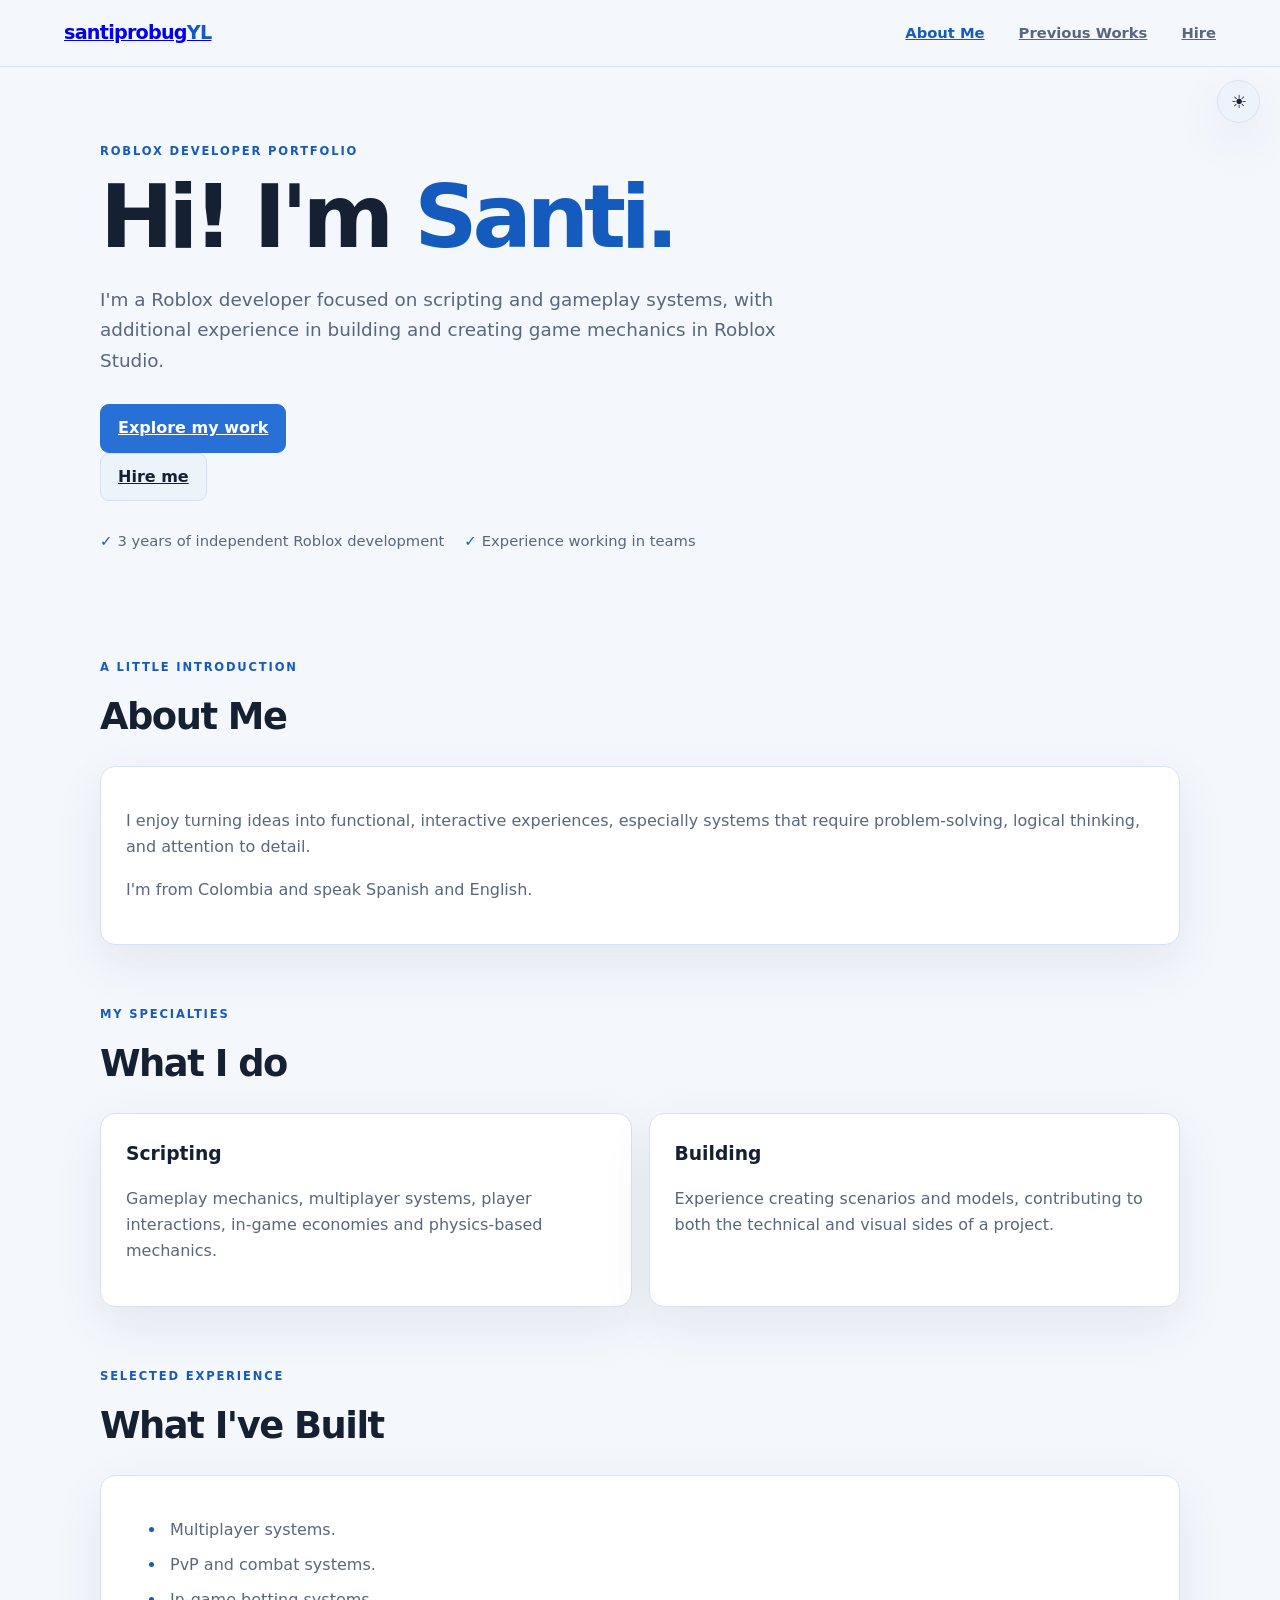
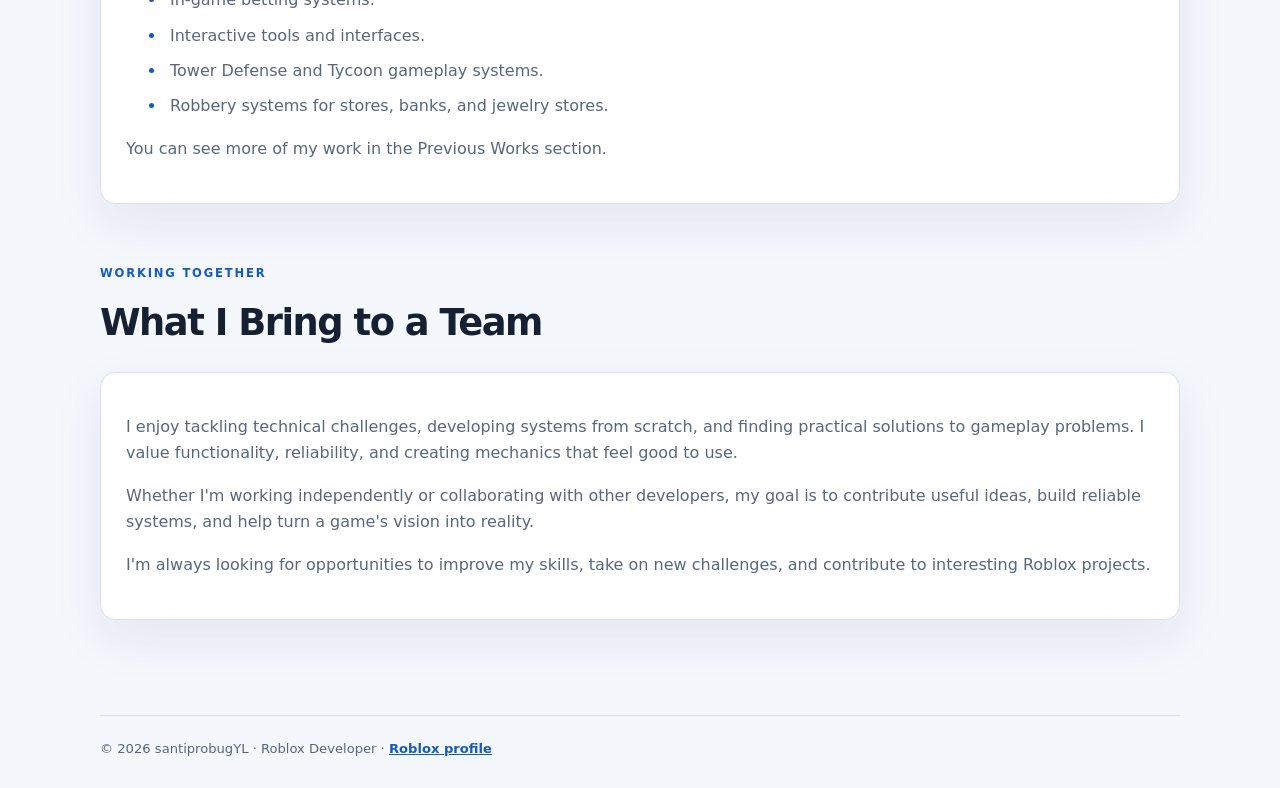
<file: index.html>
<!doctype html><html lang="en"><head><meta charset="utf-8"><meta name="viewport" content="width=device-width,initial-scale=1"><title>About Me | santiprobugYL</title>
<meta name="description" content="Roblox developer focused on scripting and gameplay systems, with experience in building and game mechanics.">
<meta property="og:type" content="website">
<meta property="og:site_name" content="santiprobugYL">
<meta property="og:title" content="About Me | santiprobugYL">
<meta property="og:description" content="Roblox developer focused on scripting and gameplay systems, with experience in building and game mechanics.">
<meta property="og:url" content="https://santiprobugyt.github.io/santiprobugyl-portfolio/">
<meta name="twitter:card" content="summary">
<meta property="og:image" content="https://santiprobugyt.github.io/santiprobugyl-portfolio/images/dev_profile.jpg">
<meta property="og:image:width" content="800">
<meta property="og:image:height" content="800">
<meta property="og:image:alt" content="santiprobugYL - Roblox developer profile image">
<meta name="twitter:image" content="https://santiprobugyt.github.io/santiprobugyl-portfolio/images/dev_profile.jpg">
<link rel="icon" href="favicon.png"><script>try{var t=localStorage.getItem("portfolio-theme")||(matchMedia("(prefers-color-scheme: light)").matches?"light":"dark");document.documentElement.dataset.theme=t}catch(e){}</script><link rel="stylesheet" href="style.css"><script src="script.js" defer></script></head><body>
<header><a class="brand" href="index.html">santiprobug<span>YL</span></a><nav><a class="active" href="index.html">About Me</a><a href="works.html">Previous Works</a><a href="hire.html">Hire</a></nav><button class="theme-toggle" aria-label="Toggle theme">☾</button></header>
<main class="shell"><section class="hero"><p class="eyebrow">ROBLOX DEVELOPER PORTFOLIO</p><h1>Hi! I'm <span>Santi.</span></h1><p class="lead">I'm a Roblox developer focused on scripting and gameplay systems, with additional experience in building and creating game mechanics in Roblox Studio.</p><a class="button" href="works.html">Explore my work</a> <a class="button secondary" href="hire.html">Hire me</a><ul class="trust"><li>3 years of independent Roblox development</li><li>Experience working in teams</li></ul></section>
<section><p class="eyebrow">A LITTLE INTRODUCTION</p><h2>About Me</h2><article class="panel"><p>I enjoy turning ideas into functional, interactive experiences, especially systems that require problem-solving, logical thinking, and attention to detail.</p><p>I'm from Colombia and speak Spanish and English.</p></article></section>
<section><p class="eyebrow">MY SPECIALTIES</p><h2>What I do</h2><div class="grid two"><article class="panel"><h3>Scripting</h3><p>Gameplay mechanics, multiplayer systems, player interactions, in-game economies and physics-based mechanics.</p></article><article class="panel"><h3>Building</h3><p>Experience creating scenarios and models, contributing to both the technical and visual sides of a project.</p></article></div></section>
<section><p class="eyebrow">SELECTED EXPERIENCE</p><h2>What I've Built</h2><article class="panel"><ul><li>Multiplayer systems.</li><li>PvP and combat systems.</li><li>In-game betting systems.</li><li>Interactive tools and interfaces.</li><li>Tower Defense and Tycoon gameplay systems.</li><li>Robbery systems for stores, banks, and jewelry stores.</li></ul><p>You can see more of my work in the Previous Works section.</p></article></section>
<section><p class="eyebrow">WORKING TOGETHER</p><h2>What I Bring to a Team</h2><article class="panel"><p>I enjoy tackling technical challenges, developing systems from scratch, and finding practical solutions to gameplay problems. I value functionality, reliability, and creating mechanics that feel good to use.</p><p>Whether I'm working independently or collaborating with other developers, my goal is to contribute useful ideas, build reliable systems, and help turn a game's vision into reality.</p><p>I'm always looking for opportunities to improve my skills, take on new challenges, and contribute to interesting Roblox projects.</p></article></section></main><footer>© <span data-year></span> santiprobugYL · Roblox Developer · <a href="https://www.roblox.com/users/307555967/profile" target="_blank" rel="noopener noreferrer">Roblox profile</a></footer></body></html>
</file>
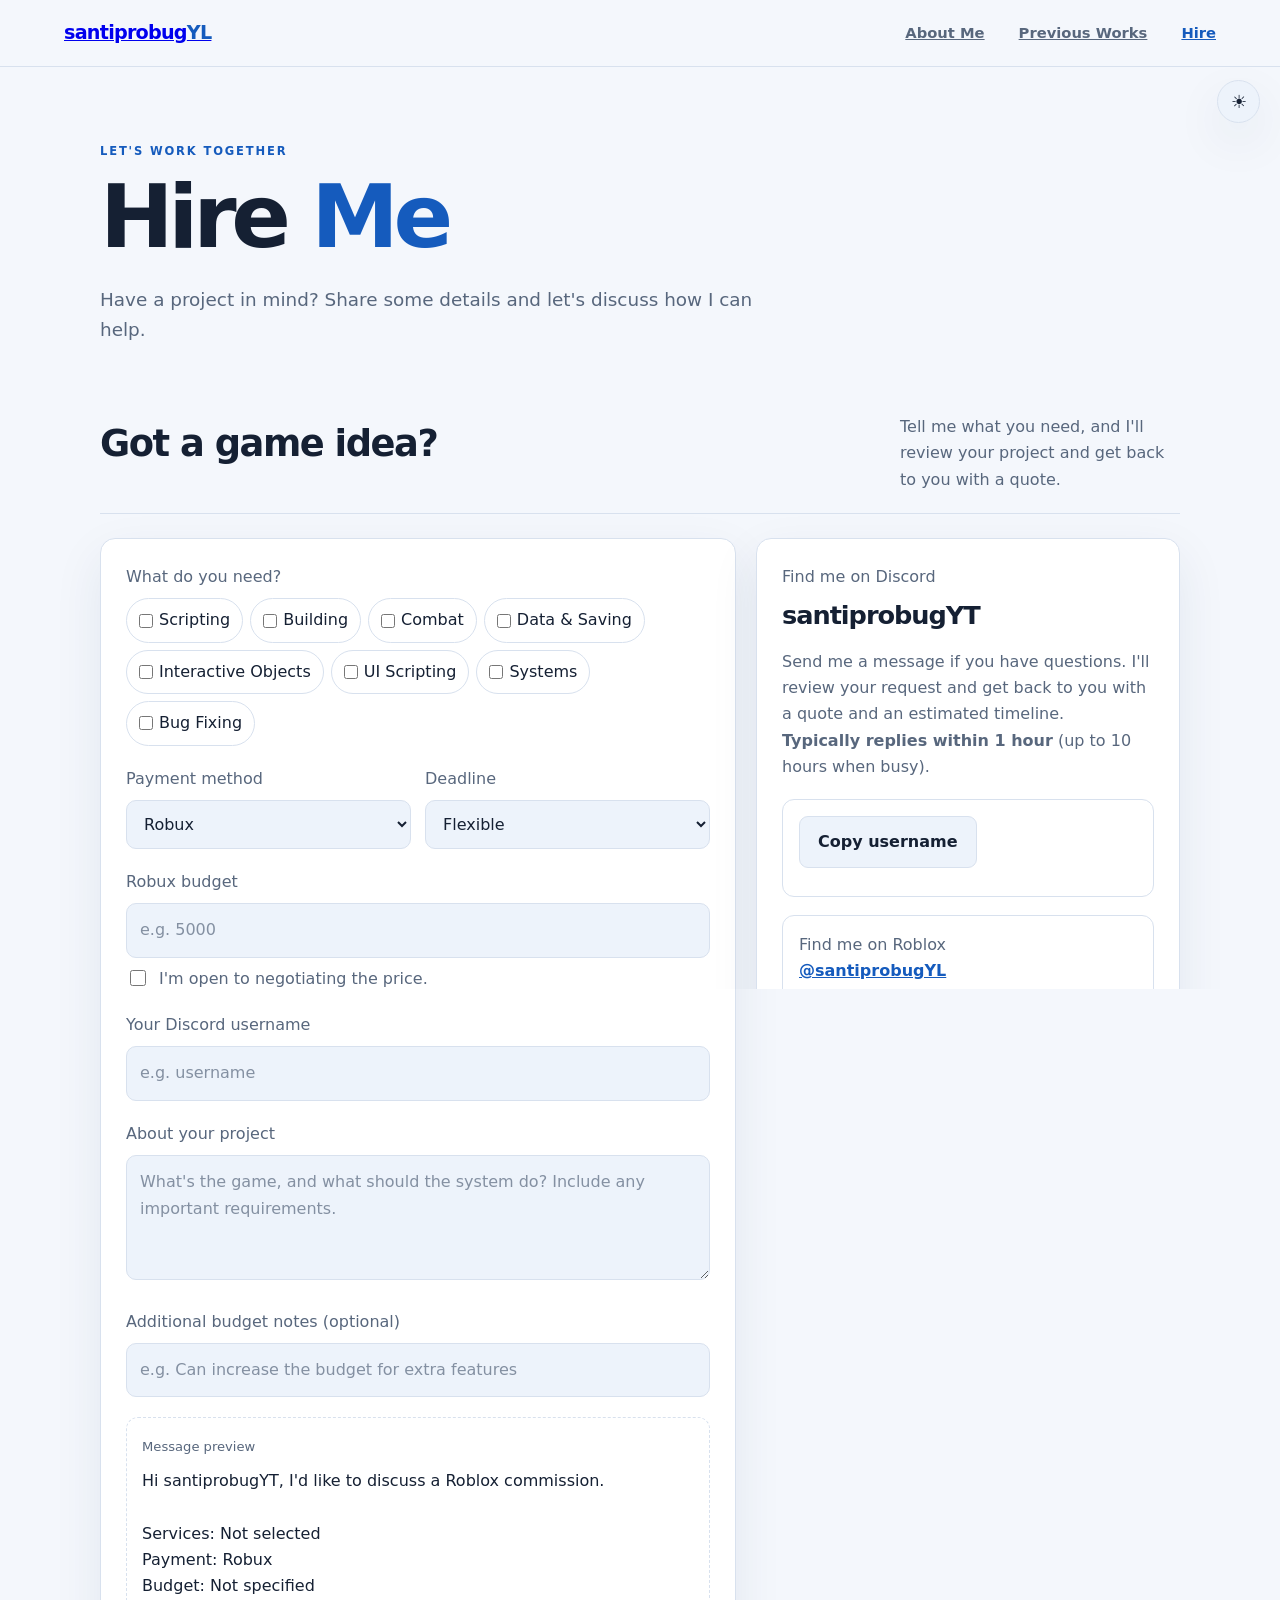
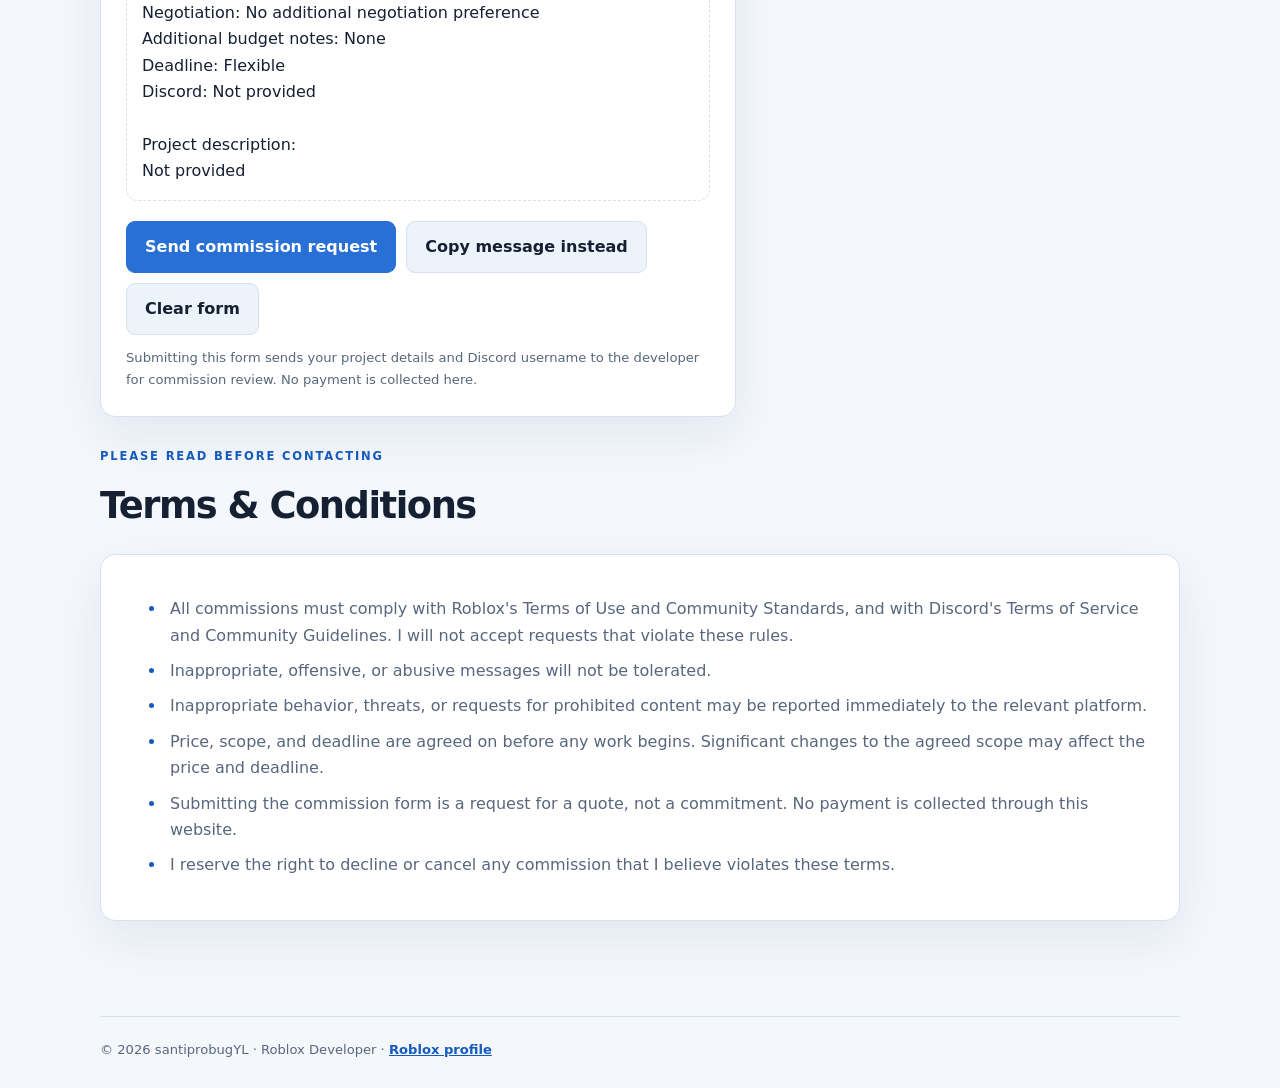
<file: hire.html>
<!doctype html><html lang="en"><head><meta charset="utf-8"><meta name="viewport" content="width=device-width,initial-scale=1"><title>Hire | santiprobugYL</title>
<meta name="description" content="Request a Roblox commission from santiprobugYL: scripting, building, combat, systems and more.">
<meta property="og:type" content="website">
<meta property="og:site_name" content="santiprobugYL">
<meta property="og:title" content="Hire | santiprobugYL">
<meta property="og:description" content="Request a Roblox commission from santiprobugYL: scripting, building, combat, systems and more.">
<meta property="og:url" content="https://santiprobugyt.github.io/santiprobugyl-portfolio/hire.html">
<meta name="twitter:card" content="summary">
<meta property="og:image" content="https://santiprobugyt.github.io/santiprobugyl-portfolio/images/dev_profile.jpg">
<meta property="og:image:width" content="800">
<meta property="og:image:height" content="800">
<meta property="og:image:alt" content="santiprobugYL - Roblox developer profile image">
<meta name="twitter:image" content="https://santiprobugyt.github.io/santiprobugyl-portfolio/images/dev_profile.jpg">
<link rel="icon" href="favicon.png"><script>try{var t=localStorage.getItem("portfolio-theme")||(matchMedia("(prefers-color-scheme: light)").matches?"light":"dark");document.documentElement.dataset.theme=t}catch(e){}</script><link rel="stylesheet" href="style.css"><link rel="stylesheet" href="form.css"><script src="script.js" defer></script><script src="form.js" defer></script></head><body><header><a class="brand" href="index.html">santiprobug<span>YL</span></a><nav><a href="index.html">About Me</a><a href="works.html">Previous Works</a><a class="active" href="hire.html">Hire</a></nav><button class="theme-toggle" aria-label="Toggle theme">☾</button></header>
<main class="shell"><section class="intro"><p class="eyebrow">LET'S WORK TOGETHER</p><h1>Hire <span>Me</span></h1><p class="lead">Have a project in mind? Share some details and let's discuss how I can help.</p></section><div id="commission-app">
<div class="intro"><h2>Got a game idea?</h2><p class="muted">Tell me what you need, and I'll review your project and get back to you with a quote.</p></div>
<div class="layout">
<form class="panel" id="commission-form">
<div class="field"><span class="field-title">What do you need?</span><div class="chips" id="service-list">
<label class="chip"><input type="checkbox" name="services" value="Scripting"> Scripting</label>
<label class="chip"><input type="checkbox" name="services" value="Building"> Building</label>
<label class="chip"><input type="checkbox" name="services" value="Combat"> Combat</label>
<label class="chip"><input type="checkbox" name="services" value="Data & Saving"> Data & Saving</label>
<label class="chip"><input type="checkbox" name="services" value="Objects Interactives"> Interactive Objects</label>
<label class="chip"><input type="checkbox" name="services" value="UI Scripting"> UI Scripting</label>
<label class="chip"><input type="checkbox" name="services" value="Systems"> Systems</label>
<label class="chip"><input type="checkbox" name="services" value="Bug Fixing"> Bug Fixing</label>
</div></div>
<div class="two-columns">
<div class="field"><label for="payment">Payment method</label><select id="payment" name="payment" required><option value="Robux">Robux</option><option value="PayPal">PayPal (USD)</option></select></div>
<div class="field"><label for="deadline">Deadline</label><select id="deadline" name="deadline"><option value="Flexible">Flexible</option><option value="3 Days">3 Days</option><option value="1 week">1 week</option><option value="2 weeks">2 weeks</option><option value="1 month">1 month</option><option value="Specific date">Specific date</option></select></div>
</div>
<div class="field hidden" id="date-field"><label for="deadline-date">Preferred date</label><input id="deadline-date" type="date"></div>
<div class="field" id="robux-fields"><label for="robux-budget">Robux budget</label><input id="robux-budget" type="number" min="1" step="1" placeholder="e.g. 5000" inputmode="numeric"><label class="choice"><input type="checkbox" id="robux-negotiate"><span>I'm open to negotiating the price.</span></label></div>
<div class="field hidden" id="paypal-fields"><label for="paypal-budget">Budget in USD</label><input id="paypal-budget" type="number" min="1" step="0.01" placeholder="e.g. 25.00" inputmode="decimal"><p class="muted small">This is an estimated budget, not a payment.</p></div>
<div class="field"><label for="discord">Your Discord username</label><input id="discord" name="discord" maxlength="100" required placeholder="e.g. username"></div>
<div class="field"><label for="project">About your project</label><textarea id="project" name="project" maxlength="5000" required placeholder="What's the game, and what should the system do? Include any important requirements."></textarea></div>
<div class="field"><label for="extra-budget">Additional budget notes (optional)</label><input id="extra-budget" maxlength="100" placeholder="e.g. Can increase the budget for extra features"></div>
<div class="hidden" aria-hidden="true"><label for="website">Leave this empty</label><input id="website" tabindex="-1" autocomplete="off"></div>
<div class="preview"><span class="muted small">Message preview</span><pre id="message-preview">Complete the form to preview your request.</pre></div>
<div class="actions"><button class="button" type="submit" id="submit-button">Send commission request</button><button class="button secondary" type="button" id="copy-button">Copy message instead</button><button class="button secondary" type="button" id="clear-button">Clear form</button></div>
<p id="form-status" class="status" role="status" aria-live="polite"></p>
<p class="muted small">Submitting this form sends your project details and Discord username to the developer for commission review. No payment is collected here.</p>
</form>
<aside class="panel contact-panel"><span class="muted">Find me on Discord</span><h2 id="discord-display">santiprobugYT</h2><p class="muted">Send me a message if you have questions. I'll review your request and get back to you with a quote and an estimated timeline.</p>
<p><strong>Typically replies within 1 hour</strong> (up to 10 hours when busy).</p>
<div class="contact-box"><button class="button secondary" type="button" id="copy-discord">Copy username</button><p id="discord-status" class="status small" role="status"></p></div>
<div class="contact-box"><span class="muted">Find me on Roblox</span><p><a href="https://www.roblox.com/users/307555967/profile" target="_blank" rel="noopener noreferrer">@santiprobugYL</a></p></div>
<div class="contact-box"><span class="muted">How it works</span><p>1. Tell me about your project.</p><p>2. I'll review the requirements and budget.</p><p>3. We'll agree on the price, scope, and deadline before work begins.</p></div></aside>
</div></div>
<section><p class="eyebrow">PLEASE READ BEFORE CONTACTING</p><h2>Terms & Conditions</h2><article class="panel"><ul>
<li>All commissions must comply with Roblox's Terms of Use and Community Standards, and with Discord's Terms of Service and Community Guidelines. I will not accept requests that violate these rules.</li>
<li>Inappropriate, offensive, or abusive messages will not be tolerated.</li>
<li>Inappropriate behavior, threats, or requests for prohibited content may be reported immediately to the relevant platform.</li>
<li>Price, scope, and deadline are agreed on before any work begins. Significant changes to the agreed scope may affect the price and deadline.</li>
<li>Submitting the commission form is a request for a quote, not a commitment. No payment is collected through this website.</li>
<li>I reserve the right to decline or cancel any commission that I believe violates these terms.</li>
</ul></article></section></main><footer>© <span data-year></span> santiprobugYL · Roblox Developer · <a href="https://www.roblox.com/users/307555967/profile" target="_blank" rel="noopener noreferrer">Roblox profile</a></footer></body></html>
</file>
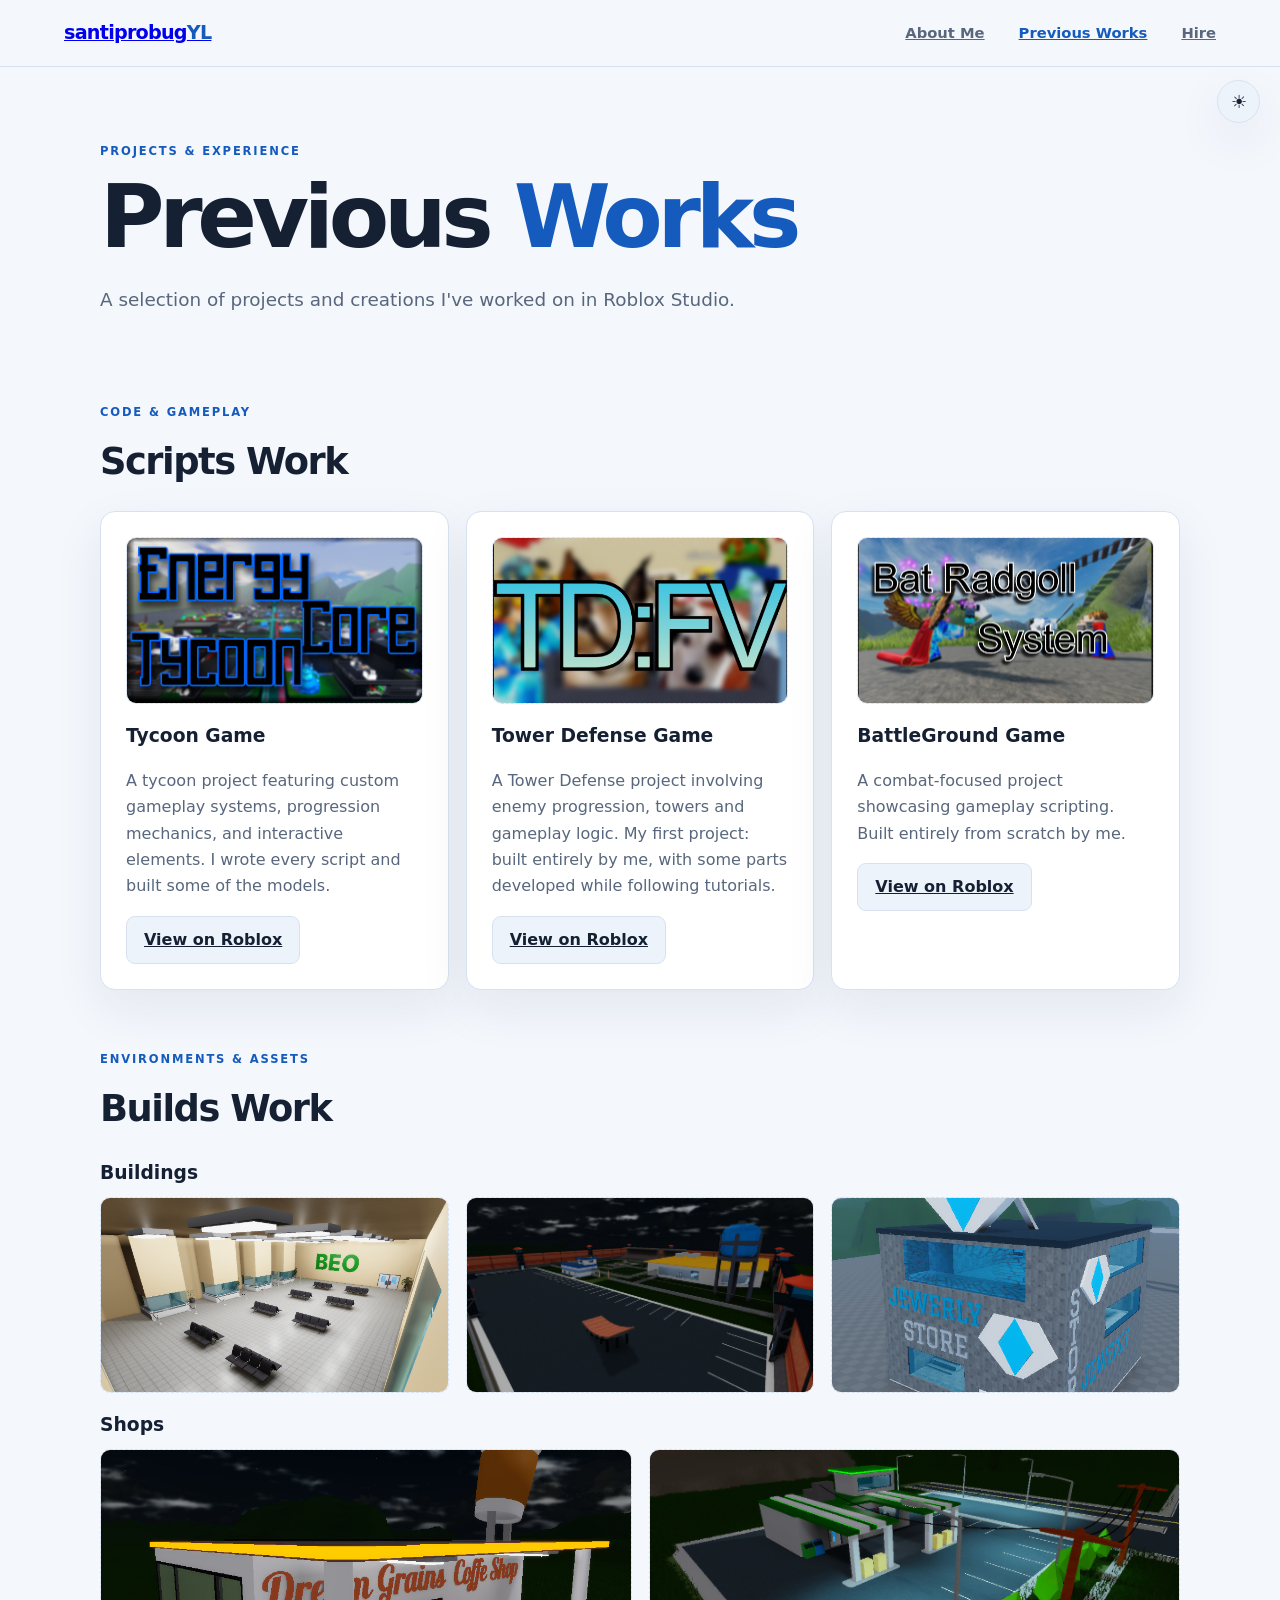
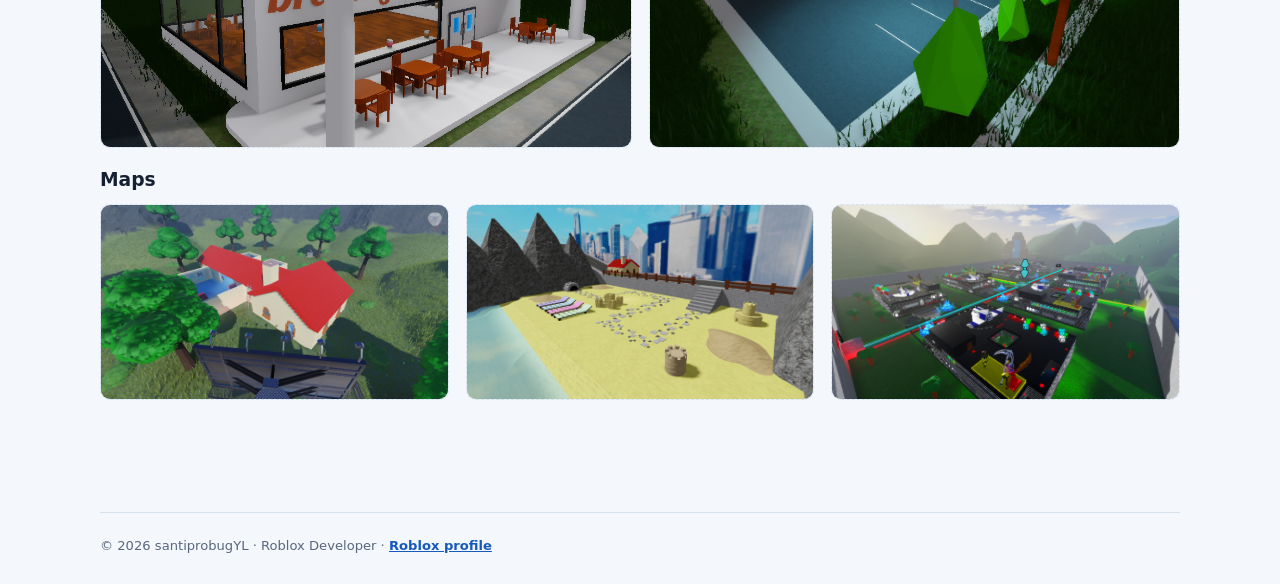
<file: works.html>
<!doctype html><html lang="en"><head><meta charset="utf-8"><meta name="viewport" content="width=device-width,initial-scale=1"><title>Previous Works | santiprobugYL</title>
<meta name="description" content="Previous Roblox projects by santiprobugYL: scripting work and builds.">
<meta property="og:type" content="website">
<meta property="og:site_name" content="santiprobugYL">
<meta property="og:title" content="Previous Works | santiprobugYL">
<meta property="og:description" content="Previous Roblox projects by santiprobugYL: scripting work and builds.">
<meta property="og:url" content="https://santiprobugyt.github.io/santiprobugyl-portfolio/works.html">
<meta name="twitter:card" content="summary">
<meta property="og:image" content="https://santiprobugyt.github.io/santiprobugyl-portfolio/images/dev_profile.jpg">
<meta property="og:image:width" content="800">
<meta property="og:image:height" content="800">
<meta property="og:image:alt" content="santiprobugYL - Roblox developer profile image">
<meta name="twitter:image" content="https://santiprobugyt.github.io/santiprobugyl-portfolio/images/dev_profile.jpg">
<link rel="icon" href="favicon.png"><script>try{var t=localStorage.getItem("portfolio-theme")||(matchMedia("(prefers-color-scheme: light)").matches?"light":"dark");document.documentElement.dataset.theme=t}catch(e){}</script><link rel="stylesheet" href="style.css"><link rel="stylesheet" href="gallery.css"><script src="script.js" defer></script><script src="gallery.js" defer></script></head><body><header><a class="brand" href="index.html">santiprobug<span>YL</span></a><nav><a href="index.html">About Me</a><a class="active" href="works.html">Previous Works</a><a href="hire.html">Hire</a></nav><button class="theme-toggle" aria-label="Toggle theme">☾</button></header>
<main class="shell"><section class="intro"><p class="eyebrow">PROJECTS & EXPERIENCE</p><h1>Previous <span>Works</span></h1><p class="lead">A selection of projects and creations I've worked on in Roblox Studio.</p></section>
<section><p class="eyebrow">CODE & GAMEPLAY</p><h2>Scripts Work</h2><div class="grid three"><article class="panel"><button class="placeholder shot" type="button" aria-label="View larger: Tycoon Game screenshot"><img src="images/Tycoon.jpg" alt="Tycoon Game screenshot" loading="lazy" onerror="this.remove()"></button><h3>Tycoon Game</h3><p>A tycoon project featuring custom gameplay systems, progression mechanics, and interactive elements. I wrote every script and built some of the models.</p><a class="button secondary" href="https://www.roblox.com/games/1744982908/Energy-Core-Tycoon" target="_blank" rel="noopener noreferrer">View on Roblox</a></article><article class="panel"><button class="placeholder shot" type="button" aria-label="View larger: Tower Defense Game screenshot"><img src="images/TD.jpg" alt="Tower Defense Game screenshot" loading="lazy" onerror="this.remove()"></button><h3>Tower Defense Game</h3><p>A Tower Defense project involving enemy progression, towers and gameplay logic. My first project: built entirely by me, with some parts developed while following tutorials.</p><a class="button secondary" href="https://www.roblox.com/games/14398244120/Tower-Defense-Floppa-Version" target="_blank" rel="noopener noreferrer">View on Roblox</a></article><article class="panel"><button class="placeholder shot" type="button" aria-label="View larger: BattleGround Game screenshot"><img src="images/BG.jpg" alt="BattleGround Game screenshot" loading="lazy" onerror="this.remove()"></button><h3>BattleGround Game</h3><p>A combat-focused project showcasing gameplay scripting. Built entirely from scratch by me.</p><a class="button secondary" href="https://www.roblox.com/games/124444798953861/Bat-Ragdoll-System" target="_blank" rel="noopener noreferrer">View on Roblox</a></article></div></section>
<section><p class="eyebrow">ENVIRONMENTS & ASSETS</p><h2>Builds Work</h2><h3>Buildings</h3><div class="grid three"><button class="placeholder shot" type="button" aria-label="View larger: Building 1"><img src="images/Building1.jpg" alt="Building 1" loading="lazy" onerror="this.remove()"></button><button class="placeholder shot" type="button" aria-label="View larger: Building 2"><img src="images/Building2.jpg" alt="Building 2" loading="lazy" onerror="this.remove()"></button><button class="placeholder shot" type="button" aria-label="View larger: Building 3"><img src="images/Building3.jpg" alt="Building 3" loading="lazy" onerror="this.remove()"></button></div><h3>Shops</h3><div class="grid two"><button class="placeholder shot" type="button" aria-label="View larger: Shop 1"><img src="images/Shop1.jpg" alt="Shop 1" loading="lazy" onerror="this.remove()"></button><button class="placeholder shot" type="button" aria-label="View larger: Shop 2"><img src="images/Shop2.jpg" alt="Shop 2" loading="lazy" onerror="this.remove()"></button></div><h3>Maps</h3><div class="grid three"><button class="placeholder shot" type="button" aria-label="View larger: Map 1"><img src="images/Map1.jpg" alt="Map 1" loading="lazy" onerror="this.remove()"></button><button class="placeholder shot" type="button" aria-label="View larger: Map 2"><img src="images/Map2.jpg" alt="Map 2" loading="lazy" onerror="this.remove()"></button><button class="placeholder shot" type="button" aria-label="View larger: Map 3"><img src="images/Map3.jpg" alt="Map 3" loading="lazy" onerror="this.remove()"></button></div></section></main><footer>© <span data-year></span> santiprobugYL · Roblox Developer · <a href="https://www.roblox.com/users/307555967/profile" target="_blank" rel="noopener noreferrer">Roblox profile</a></footer></body></html>
</file>
<file: style.css>
:root{--bg:#0b0f17;--surface:#121a27;--raised:#172233;--text:#edf3ff;--muted:#a7b4c8;--border:#26364d;--accent:#4b91ff;--accent2:#78adff;--shadow:0 18px 50px #0004} :root[data-theme=light]{--bg:#f4f7fc;--surface:#fff;--raised:#edf3fb;--text:#152033;--muted:#58677d;--border:#d8e1ee;--accent:#286fd6;--accent2:#155bbd;--shadow:0 18px 50px #1e375a14}*{box-sizing:border-box}body{margin:0;background:var(--bg);color:var(--text);font:16px/1.65 Inter,system-ui,sans-serif;transition:.2s}header{position:sticky;top:0;z-index:5;display:flex;align-items:center;justify-content:space-between;gap:22px;padding:17px 5%;background:var(--bg);border-bottom:1px solid var(--border)}.brand{font-size:1.2rem;font-weight:850;letter-spacing:-.04em}.brand span,h1 span{color:var(--accent2)}nav{display:flex;gap:clamp(14px,3vw,34px)}nav a{color:var(--muted);font-weight:650;font-size:.92rem}nav a.active,nav a:hover{color:var(--accent2)}.theme-toggle{position:fixed;right:20px;top:80px;z-index:6;width:43px;height:43px;border:1px solid var(--border);border-radius:50%;background:var(--raised);color:var(--text);font-size:1.15rem;cursor:pointer;box-shadow:var(--shadow)}.shell{width:min(1080px,90%);margin:auto}.hero{min-height:460px;display:flex;flex-direction:column;align-items:flex-start;justify-content:center;max-width:780px;padding:75px 0}.intro{padding:75px 0 30px}.eyebrow{margin:0 0 10px;color:var(--accent2);font-size:.72rem;font-weight:800;letter-spacing:.16em}h1{margin:0;font-size:clamp(3rem,8vw,5.5rem);line-height:1.05;letter-spacing:-.06em}h2{font-size:clamp(1.7rem,4vw,2.3rem);letter-spacing:-.04em;margin:0 0 18px}h3{margin:0 0 8px}.lead{max-width:700px;color:var(--muted);font-size:1.15rem;margin:22px 0 28px}.button{display:inline-block;padding:10px 17px;border:1px solid var(--accent);border-radius:9px;background:var(--accent);color:white;font-weight:750;cursor:pointer}.button.secondary{background:var(--raised);border-color:var(--border);color:var(--text)}section{padding:30px 0}.panel{padding:25px;background:var(--surface);border:1px solid var(--border);border-radius:15px;box-shadow:var(--shadow);color:var(--muted)}.panel h2,.panel h3{color:var(--text)}.grid{display:grid;gap:17px}.two{grid-template-columns:repeat(2,minmax(0,1fr))}.three{grid-template-columns:repeat(3,minmax(0,1fr))}.placeholder{display:grid;place-items:center;min-height:150px;margin-bottom:17px;border:1px dashed var(--border);border-radius:10px;background:var(--raised);color:var(--muted);font-size:.85rem}.small{font-size:.82rem}.muted{color:var(--muted)}.handle{padding:12px;background:var(--raised);border:1px solid var(--border);border-radius:8px;color:var(--text);font-weight:750}.hire{grid-template-columns:1.5fr 1fr}li{margin:9px 0;padding-left:4px}li::marker{color:var(--accent2)}footer{width:min(1080px,90%);margin:65px auto 0;padding:22px 0 28px;border-top:1px solid var(--border);color:var(--muted);font-size:.82rem}@media(max-width:760px){header{flex-wrap:wrap;padding-right:75px}nav{order:3;width:100%;justify-content:space-between}nav a{font-size:.8rem}.theme-toggle{top:14px}.three{grid-template-columns:repeat(2,minmax(0,1fr))}.hire{grid-template-columns:1fr}}@media(max-width:520px){.two,.three{grid-template-columns:1fr}.hero{min-height:400px}}
.trust{display:flex;flex-wrap:wrap;gap:8px 20px;list-style:none;margin:28px 0 0;padding:0;color:var(--muted);font-size:.92rem}.trust li{margin:0;padding:0}.trust li::before{content:"\2713\00a0";color:var(--accent2);font-weight:800}footer a{color:var(--accent2);font-weight:650}footer a:hover{text-decoration:underline}
</file>
<file: form.css>
/* Commission form styles. Uses the portfolio theme variables (style.css),
   so it follows the light/dark toggle automatically. */
#commission-app{--ok:#7ed6a3;--err:#ff9696;margin-top:10px}
:root[data-theme=light] #commission-app{--ok:#1a7f4b;--err:#c0392b}
#commission-app .intro{display:flex;justify-content:space-between;align-items:flex-start;gap:20px;padding:0 0 20px;margin-bottom:24px;border-bottom:1px solid var(--border)}
#commission-app .intro h2{margin:0}
#commission-app .intro p{max-width:280px;margin:0}
#commission-app .layout{display:grid;grid-template-columns:minmax(0,1.5fr) minmax(240px,1fr);gap:20px;align-items:start}
#commission-app .panel{min-width:0}
#commission-app p{margin:0}
#commission-app .field{margin-bottom:20px;min-width:0}
#commission-app label,#commission-app .field-title{display:block;margin-bottom:8px;color:var(--muted)}
#commission-app input,#commission-app select,#commission-app textarea{width:100%;min-width:0;background:var(--raised);color:var(--text);border:1px solid var(--border);border-radius:10px;padding:13px;font:inherit}
#commission-app textarea{resize:vertical;min-height:125px}
#commission-app input:focus,#commission-app select:focus,#commission-app textarea:focus{outline:2px solid var(--accent);outline-offset:1px}
#commission-app input::placeholder,#commission-app textarea::placeholder{color:var(--muted);opacity:.7}
#commission-app .chips{display:flex;flex-wrap:wrap;gap:7px}
#commission-app .chip{cursor:pointer;user-select:none;display:inline-flex;align-items:center;gap:6px;margin:0;border:1px solid var(--border);border-radius:999px;padding:8px 12px;color:var(--text);transition:background .15s,border-color .15s}
#commission-app .chip:hover{border-color:var(--accent)}
#commission-app .chip:has(input:checked){background:color-mix(in srgb,var(--accent) 22%,transparent);border-color:var(--accent)}
#commission-app .chip input{width:14px;height:14px;padding:0;margin:0;accent-color:var(--accent)}
#commission-app .two-columns{display:grid;grid-template-columns:1fr 1fr;gap:14px}
#commission-app .choice{display:flex;align-items:flex-start;gap:10px;cursor:pointer;margin:8px 0}
#commission-app .choice input{width:16px;height:16px;margin-top:4px;padding:0;accent-color:var(--accent)}
#commission-app .hidden{display:none!important}
#commission-app .preview{border:1px dashed var(--border);border-radius:12px;padding:15px;margin:20px 0;overflow-wrap:anywhere}
#commission-app .preview pre{color:var(--text);font:inherit;white-space:pre-wrap;overflow-wrap:anywhere;margin:8px 0 0}
#commission-app .actions{display:flex;flex-wrap:wrap;gap:10px}
#commission-app .button{font:inherit;font-weight:750;padding:12px 18px}
#commission-app .button:hover{filter:brightness(1.08)}
#commission-app .button:disabled{opacity:.55;cursor:wait}
#commission-app .contact-panel{position:sticky;top:96px}
#commission-app .contact-panel h2{margin:4px 0 12px;font-size:1.6rem;overflow-wrap:anywhere}
#commission-app .contact-box{border:1px solid var(--border);border-radius:12px;padding:16px;margin-top:18px}
#commission-app .status{margin:12px 0;overflow-wrap:anywhere}
#commission-app .status.success{color:var(--ok)}
#commission-app .status.error{color:var(--err)}
#commission-app .small{font-size:.82rem}
@media(max-width:650px){#commission-app .layout{grid-template-columns:minmax(0,1fr)}#commission-app .intro{flex-direction:column}#commission-app .intro p{max-width:none}#commission-app .panel{padding:18px}#commission-app .contact-panel{position:static}}
@media(max-width:380px){#commission-app .two-columns{grid-template-columns:1fr;gap:0}}
:root[data-theme=dark] #commission-app input[type=date]{color-scheme:dark}
:root[data-theme=light] #commission-app input[type=date]{color-scheme:light}
#commission-app .contact-box a{color:var(--accent2);font-weight:650}#commission-app .contact-box a:hover{text-decoration:underline}
</file>
<file: gallery.css>
/* Project images (works.html) and lightbox viewer */
.shot{position:relative;overflow:hidden;width:100%;min-height:0;aspect-ratio:16/9;padding:0;font:inherit;cursor:default}
.shot:has(img){cursor:zoom-in}
.shot:has(img):hover{border-style:solid;border-color:var(--accent)}
.shot:focus-visible{outline:2px solid var(--accent);outline-offset:2px}
.shot img{position:absolute;inset:0;width:100%;height:100%;object-fit:cover}
.lightbox{width:100%;height:100%;max-width:none;max-height:none;margin:0;padding:0;border:0;background:rgba(5,8,14,.92);color:#fff}
.lightbox[open]{display:flex;align-items:center;justify-content:center}
.lightbox figure{display:flex;flex-direction:column;align-items:center;gap:12px;max-width:min(92vw,1400px);margin:0}
.lightbox img{max-width:100%;max-height:78vh;object-fit:contain;border-radius:10px}
.lightbox figcaption{color:#cfd8e6;font-size:.9rem;text-align:center}
.lb-btn{position:absolute;display:grid;place-items:center;width:46px;height:46px;border:1px solid #ffffff40;border-radius:50%;background:#0009;color:#fff;font:inherit;font-size:1.5rem;line-height:1;cursor:pointer}
.lb-btn:hover,.lb-btn:focus-visible{border-color:var(--accent,#4b91ff)}
.lb-btn[hidden]{display:none}
.lb-close{top:16px;right:16px}
.lb-prev,.lb-next{top:50%;transform:translateY(-50%)}
.lb-prev{left:16px}
.lb-next{right:16px}
body:has(.lightbox[open]){overflow:hidden}
@media(max-width:520px){.lb-prev,.lb-next{top:auto;bottom:20px;transform:none}.lb-prev{left:calc(50% - 56px)}.lb-next{right:calc(50% - 56px)}}
</file>
